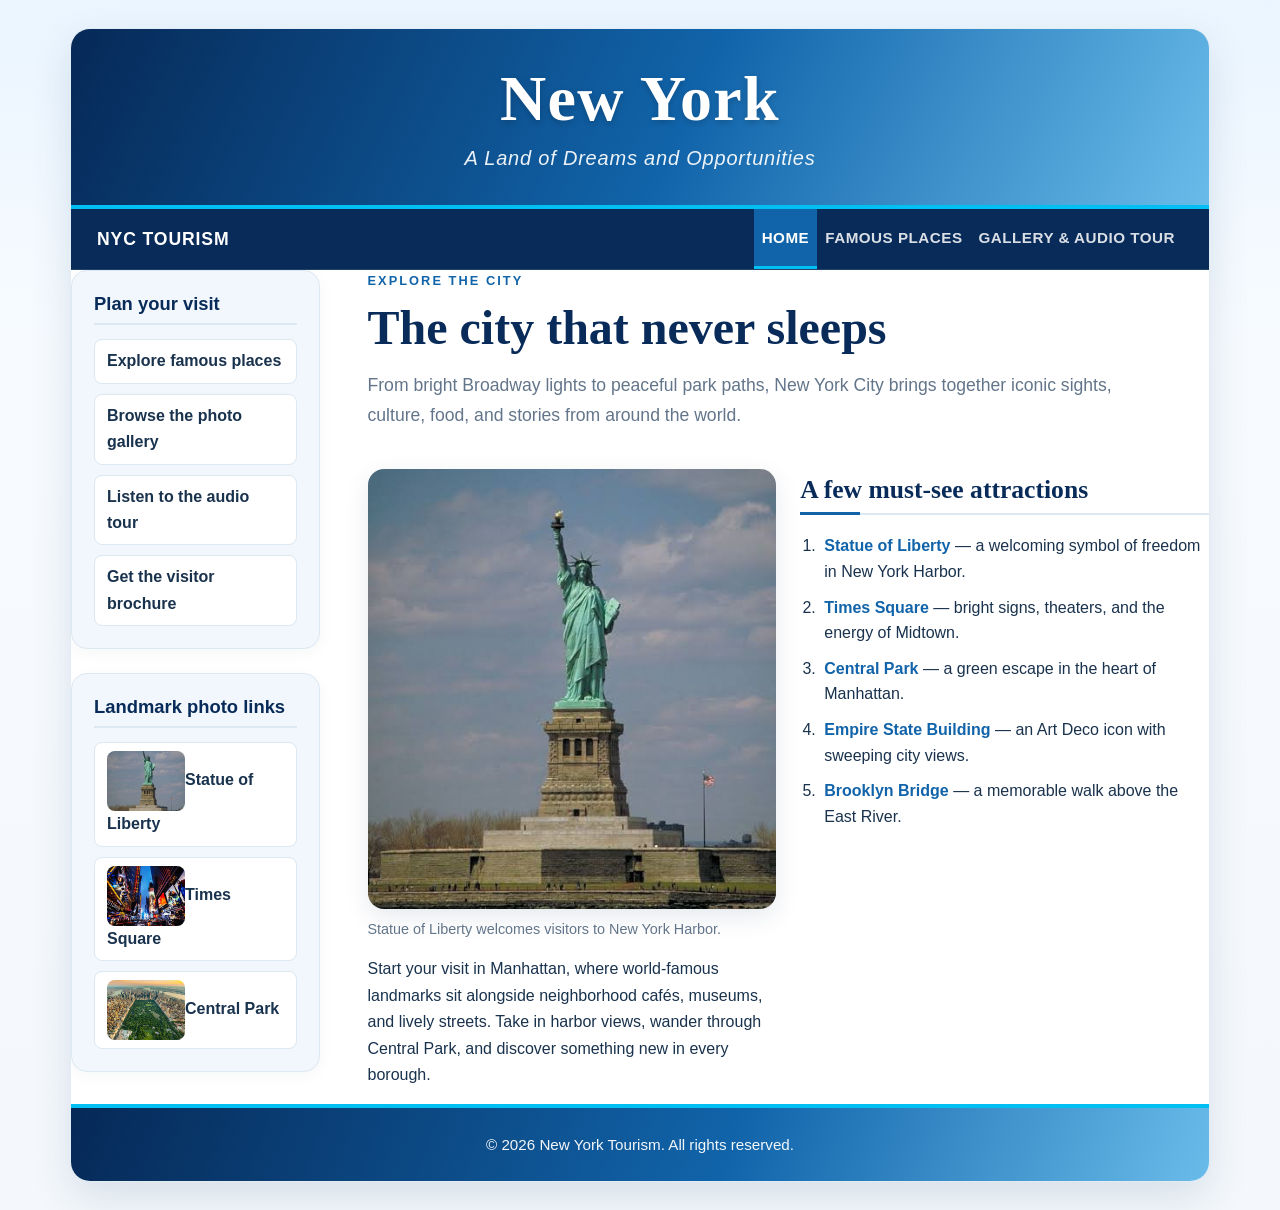
<file: index.html>
<!DOCTYPE html>
<html lang="en">
<head>
    <meta charset="UTF-8">
    <meta name="viewport" content="width=device-width, initial-scale=1">
    <meta name="description" content="Discover New York City landmarks, parks, and unforgettable experiences.">
    <title>New York | A Land of Dreams and Opportunities</title>
    <link rel="stylesheet" href="./css/normalize.css">
    <link href="https://cdn.jsdelivr.net/npm/bootstrap@5.3.3/dist/css/bootstrap.min.css" rel="stylesheet">
    <link rel="stylesheet" href="./css/main.css">
</head>
<body>
    <div class="site-shell">
        <header class="site-header">
            <h1 class="brand-title">New York</h1>
            <p class="brand-tagline">A Land of Dreams and Opportunities</p>
        </header>

        <!-- Bootstrap navigation keeps all three pages easy to reach. -->
        <nav class="navbar navbar-expand-md site-nav" aria-label="Main navigation">
            <div class="container-fluid px-0">
                <a class="navbar-brand" href="index.html">NYC TOURISM</a>
                <button class="navbar-toggler" type="button" data-bs-toggle="collapse" data-bs-target="#siteMenu" aria-controls="siteMenu" aria-expanded="false" aria-label="Toggle navigation">
                    <span class="navbar-toggler-icon"></span>
                </button>
                <div class="collapse navbar-collapse" id="siteMenu">
                    <ul class="navbar-nav ms-auto">
                        <li class="nav-item"><a class="nav-link active" aria-current="page" href="index.html">Home</a></li>
                        <li class="nav-item"><a class="nav-link" href="places.html">Famous Places</a></li>
                        <li class="nav-item"><a class="nav-link" href="gallery.html">Gallery &amp; Audio Tour</a></li>
                    </ul>
                </div>
            </div>
        </nav>

        <main class="site-main">
            <div class="row g-4 g-lg-5 page-layout">
                <aside class="col-md-4 col-lg-3 order-md-first" aria-label="Explore New York">
                    <section class="sidebar-card">
                        <h2 class="sidebar-title">Plan your visit</h2>
                        <ul class="sidebar-links">
                            <li><a href="places.html">Explore famous places</a></li>
                            <li><a href="gallery.html">Browse the photo gallery</a></li>
                            <li><a href="gallery.html#audio-tour">Listen to the audio tour</a></li>
                            <li><a href="gallery.html#brochure">Get the visitor brochure</a></li>
                        </ul>
                    </section>
                    <section class="sidebar-card">
                        <h2 class="sidebar-title">Landmark photo links</h2>
                        <ul class="sidebar-links">
                            <li><a class="sidebar-photo-link" href="places.html#statue"><img src="images/images.jpg" alt=""><span>Statue of Liberty</span></a></li>
                            <li><a class="sidebar-photo-link" href="places.html#times-square"><img src="images/images (2).jpg" alt=""><span>Times Square</span></a></li>
                            <li><a class="sidebar-photo-link" href="places.html#central-park"><img src="images/images (3).jpg" alt=""><span>Central Park</span></a></li>
                        </ul>
                    </section>
                </aside>

                <section class="col-md-8 col-lg-9 order-md-last" aria-labelledby="welcome-title">
                    <p class="eyebrow">Explore the city</p>
                    <h2 class="page-title" id="welcome-title">The city that never sleeps</h2>
                    <p class="lead-copy">From bright Broadway lights to peaceful park paths, New York City brings together iconic sights, culture, food, and stories from around the world.</p>
                    <div class="content-article-grid">
                        <article>
                            <figure class="content-figure">
                                <img class="hero-photo" src="images/images.jpg" alt="The Statue of Liberty overlooking New York Harbor">
                                <figcaption>Statue of Liberty welcomes visitors to New York Harbor.</figcaption>
                            </figure>
                            <p>Start your visit in Manhattan, where world-famous landmarks sit alongside neighborhood cafés, museums, and lively streets. Take in harbor views, wander through Central Park, and discover something new in every borough.</p>
                        </article>
                        <article>
                            <h3 class="section-heading">A few must-see attractions</h3>
                            <ol class="attraction-list">
                                <li><a href="places.html#statue">Statue of Liberty</a> — a welcoming symbol of freedom in New York Harbor.</li>
                                <li><a href="places.html#times-square">Times Square</a> — bright signs, theaters, and the energy of Midtown.</li>
                                <li><a href="places.html#central-park">Central Park</a> — a green escape in the heart of Manhattan.</li>
                                <li><a href="places.html#empire-state">Empire State Building</a> — an Art Deco icon with sweeping city views.</li>
                                <li><a href="places.html#brooklyn-bridge">Brooklyn Bridge</a> — a memorable walk above the East River.</li>
                            </ol>
                        </article>
                    </div>
                </section>
            </div>
        </main>

        <footer class="site-footer">
            <p>&copy; 2026 New York Tourism. All rights reserved.</p>
        </footer>
    </div>
    <script src="https://cdn.jsdelivr.net/npm/bootstrap@5.3.3/dist/js/bootstrap.bundle.min.js"></script>
</body>
</html>
</file>
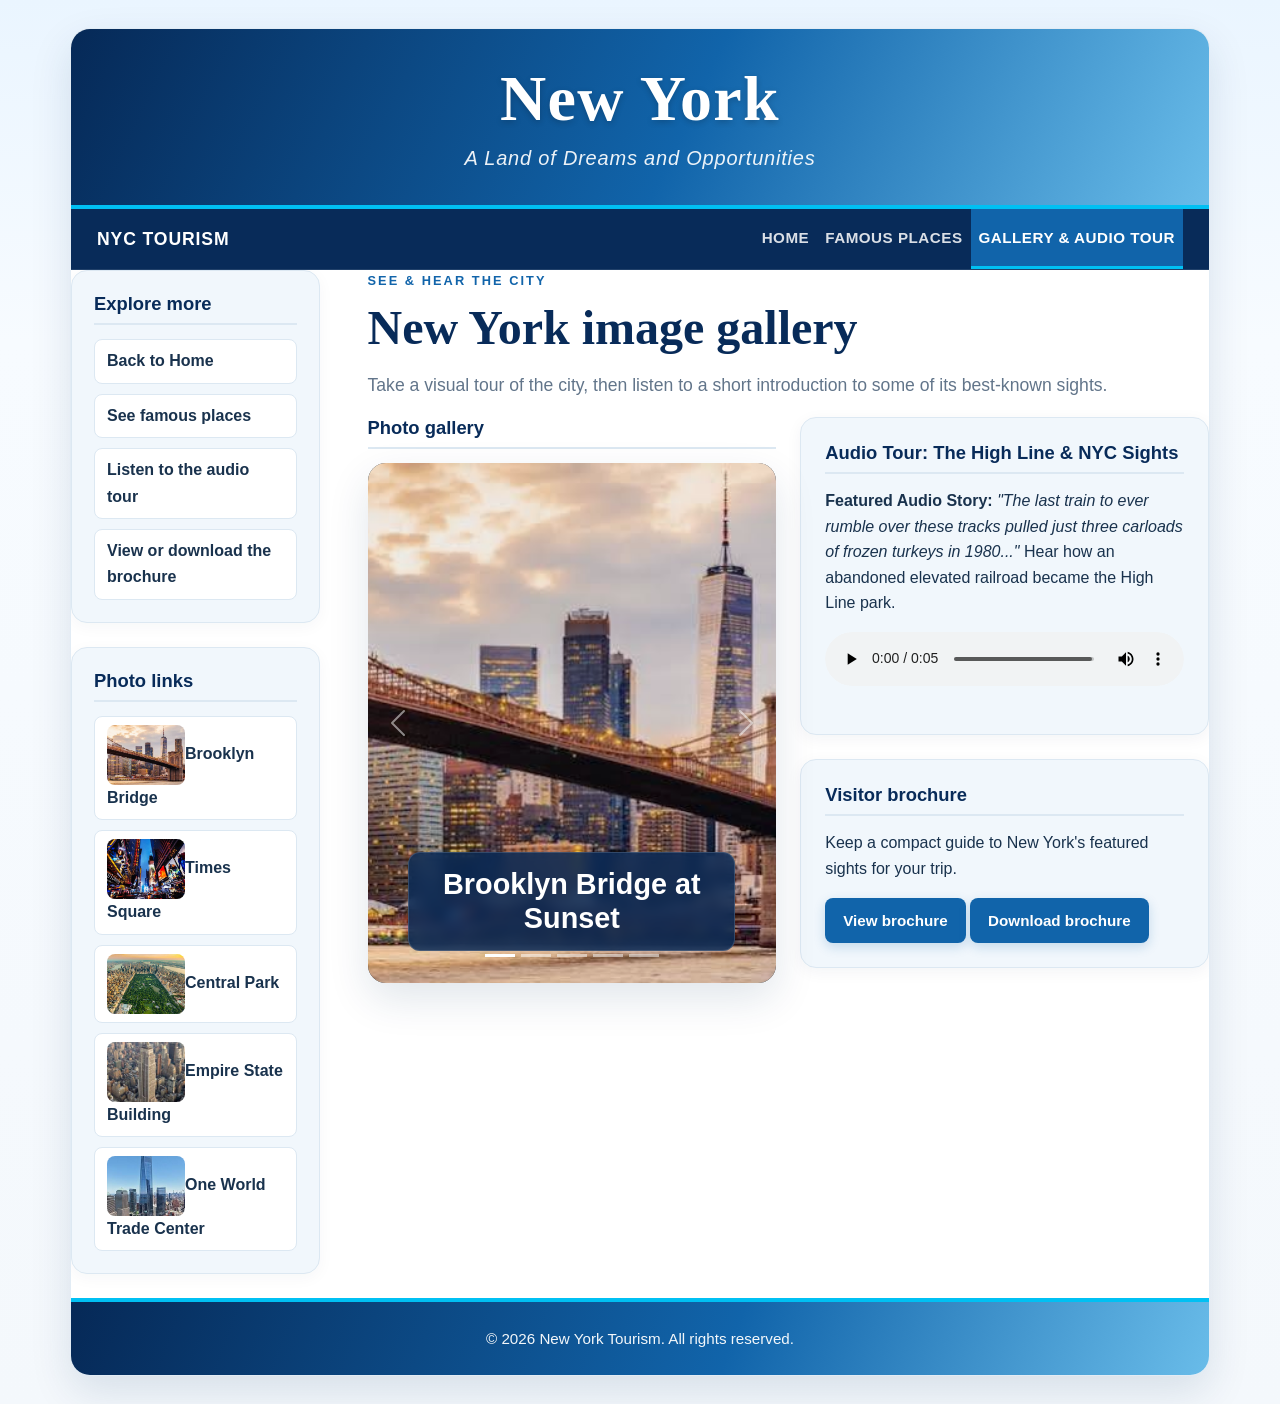
<file: gallery.html>
<!DOCTYPE html>
<html lang="en">
<head>
    <meta charset="UTF-8">
    <meta name="viewport" content="width=device-width, initial-scale=1">
    <meta name="description" content="Explore New York through photos, an audio tour, and a downloadable visitor guide.">
    <title>Gallery &amp; Audio Tour | New York Tourism</title>
    <link rel="stylesheet" href="./css/normalize.css">
    <link href="https://cdn.jsdelivr.net/npm/bootstrap@5.3.3/dist/css/bootstrap.min.css" rel="stylesheet">
    <link rel="stylesheet" href="./css/main.css">
</head>
<body>
    <div class="site-shell">
        <header class="site-header">
            <h1 class="brand-title">New York</h1>
            <p class="brand-tagline">A Land of Dreams and Opportunities</p>
        </header>

        <nav class="navbar navbar-expand-md site-nav" aria-label="Main navigation">
            <div class="container-fluid px-0">
                <a class="navbar-brand" href="index.html">NYC TOURISM</a>
                <button class="navbar-toggler" type="button" data-bs-toggle="collapse" data-bs-target="#siteMenu" aria-controls="siteMenu" aria-expanded="false" aria-label="Toggle navigation">
                    <span class="navbar-toggler-icon"></span>
                </button>
                <div class="collapse navbar-collapse" id="siteMenu">
                    <ul class="navbar-nav ms-auto">
                        <li class="nav-item"><a class="nav-link" href="index.html">Home</a></li>
                        <li class="nav-item"><a class="nav-link" href="places.html">Famous Places</a></li>
                        <li class="nav-item"><a class="nav-link active" aria-current="page" href="gallery.html">Gallery &amp; Audio Tour</a></li>
                    </ul>
                </div>
            </div>
        </nav>

        <main class="site-main">
            <div class="row g-4 g-lg-5 gallery-layout">
                <aside class="col-md-4 col-lg-3 order-md-first" aria-label="Gallery navigation">
                    <section class="sidebar-card">
                        <h2 class="sidebar-title">Explore more</h2>
                        <ul class="sidebar-links">
                            <li><a href="index.html">Back to Home</a></li>
                            <li><a href="places.html">See famous places</a></li>
                            <li><a href="#audio-tour">Listen to the audio tour</a></li>
                            <li><a href="#brochure">View or download the brochure</a></li>
                        </ul>
                    </section>
                    <section class="sidebar-card">
                        <h2 class="sidebar-title">Photo links</h2>
                        <ul class="sidebar-links">
                            <li><a class="sidebar-photo-link" href="#newYorkCarousel" data-bs-target="#newYorkCarousel" data-bs-slide-to="0"><img src="images/images (5).jpg" alt=""><span>Brooklyn Bridge</span></a></li>
                            <li><a class="sidebar-photo-link" href="#newYorkCarousel" data-bs-target="#newYorkCarousel" data-bs-slide-to="1"><img src="images/images (2).jpg" alt=""><span>Times Square</span></a></li>
                            <li><a class="sidebar-photo-link" href="#newYorkCarousel" data-bs-target="#newYorkCarousel" data-bs-slide-to="2"><img src="images/images (3).jpg" alt=""><span>Central Park</span></a></li>
                            <li><a class="sidebar-photo-link" href="#newYorkCarousel" data-bs-target="#newYorkCarousel" data-bs-slide-to="3"><img src="images/images (4).jpg" alt=""><span>Empire State Building</span></a></li>
                            <li><a class="sidebar-photo-link" href="#newYorkCarousel" data-bs-target="#newYorkCarousel" data-bs-slide-to="4"><img src="images/images (6).jpg" alt=""><span>One World Trade Center</span></a></li>
                        </ul>
                    </section>
                </aside>

                <section class="col-md-8 col-lg-9 order-md-last" aria-labelledby="gallery-title">
                    <p class="eyebrow">See &amp; hear the city</p>
                    <h2 class="page-title" id="gallery-title">New York image gallery</h2>
                    <p class="lead-copy">Take a visual tour of the city, then listen to a short introduction to some of its best-known sights.</p>

                    <div class="gallery-article-grid">
                        <article class="gallery-article" aria-label="New York photo carousel">
                            <h3 class="sidebar-title">Photo gallery</h3>
                            <div id="newYorkCarousel" class="carousel slide gallery-carousel" data-bs-ride="carousel">
                                <div class="carousel-indicators">
                                    <button type="button" data-bs-target="#newYorkCarousel" data-bs-slide-to="0" class="active" aria-current="true" aria-label="Slide 1"></button>
                                    <button type="button" data-bs-target="#newYorkCarousel" data-bs-slide-to="1" aria-label="Slide 2"></button>
                                    <button type="button" data-bs-target="#newYorkCarousel" data-bs-slide-to="2" aria-label="Slide 3"></button>
                                    <button type="button" data-bs-target="#newYorkCarousel" data-bs-slide-to="3" aria-label="Slide 4"></button>
                                    <button type="button" data-bs-target="#newYorkCarousel" data-bs-slide-to="4" aria-label="Slide 5"></button>
                                </div>
                                <div class="carousel-inner">
                                    <figure class="carousel-item active">
                                        <img src="images/images (5).jpg" class="d-block w-100" alt="Brooklyn Bridge and the Manhattan skyline at sunset">
                                        <figcaption class="carousel-caption"><h4>Brooklyn Bridge at Sunset</h4></figcaption>
                                    </figure>
                                    <figure class="carousel-item">
                                        <img src="images/images (2).jpg" class="d-block w-100" alt="The colorful lights of Times Square">
                                        <figcaption class="carousel-caption"><h4>Bright Lights of Times Square</h4></figcaption>
                                    </figure>
                                    <figure class="carousel-item">
                                        <img src="images/images (3).jpg" class="d-block w-100" alt="Central Park surrounded by Manhattan buildings">
                                        <figcaption class="carousel-caption"><h4>Green Space in Central Park</h4></figcaption>
                                    </figure>
                                    <figure class="carousel-item">
                                        <img src="images/images (4).jpg" class="d-block w-100" alt="Empire State Building rising above Manhattan">
                                        <figcaption class="carousel-caption"><h4>Empire State Building</h4></figcaption>
                                    </figure>
                                    <figure class="carousel-item">
                                        <img src="images/images (6).jpg" class="d-block w-100" alt="One World Trade Center rises above Lower Manhattan">
                                        <figcaption class="carousel-caption"><h4>One World Trade Center</h4></figcaption>
                                    </figure>
                                </div>
                                <button class="carousel-control-prev" type="button" data-bs-target="#newYorkCarousel" data-bs-slide="prev">
                                    <span class="carousel-control-prev-icon" aria-hidden="true"></span>
                                    <span class="visually-hidden">Previous</span>
                                </button>
                                <button class="carousel-control-next" type="button" data-bs-target="#newYorkCarousel" data-bs-slide="next">
                                    <span class="carousel-control-next-icon" aria-hidden="true"></span>
                                    <span class="visually-hidden">Next</span>
                                </button>
                            </div>
                        </article>

                        <article class="gallery-article">
                            <section class="resource-card" id="audio-tour">
                                <h3 class="sidebar-title">Audio Tour: The High Line &amp; NYC Sights</h3>
                                <p><strong>Featured Audio Story:</strong> <em>"The last train to ever rumble over these tracks pulled just three carloads of frozen turkeys in 1980..."</em> Hear how an abandoned elevated railroad became the High Line park.</p>
                                <audio controls preload="metadata" class="w-100 mb-3">
                                    <source src="asset/new_york_city.mp3" type="audio/mpeg">
                                    Your browser does not support audio playback.
                                </audio>
                            </section>

                            <section class="resource-card" id="brochure">
                                <h3 class="sidebar-title">Visitor brochure</h3>
                                <p>Keep a compact guide to New York's featured sights for your trip.</p>
                                <a class="btn-tour" href="asset/new-york-guide.pdf" target="_blank" rel="noopener">View brochure</a>
                                <a class="btn-tour" href="asset/new-york-guide.pdf" download>Download brochure</a>
                            </section>
                        </article>
                    </div>
                </section>
            </div>
        </main>

        <footer class="site-footer">
            <p>&copy; 2026 New York Tourism. All rights reserved.</p>
        </footer>
    </div>
    <script src="https://cdn.jsdelivr.net/npm/bootstrap@5.3.3/dist/js/bootstrap.bundle.min.js"></script>
</body>
</html>
</file>
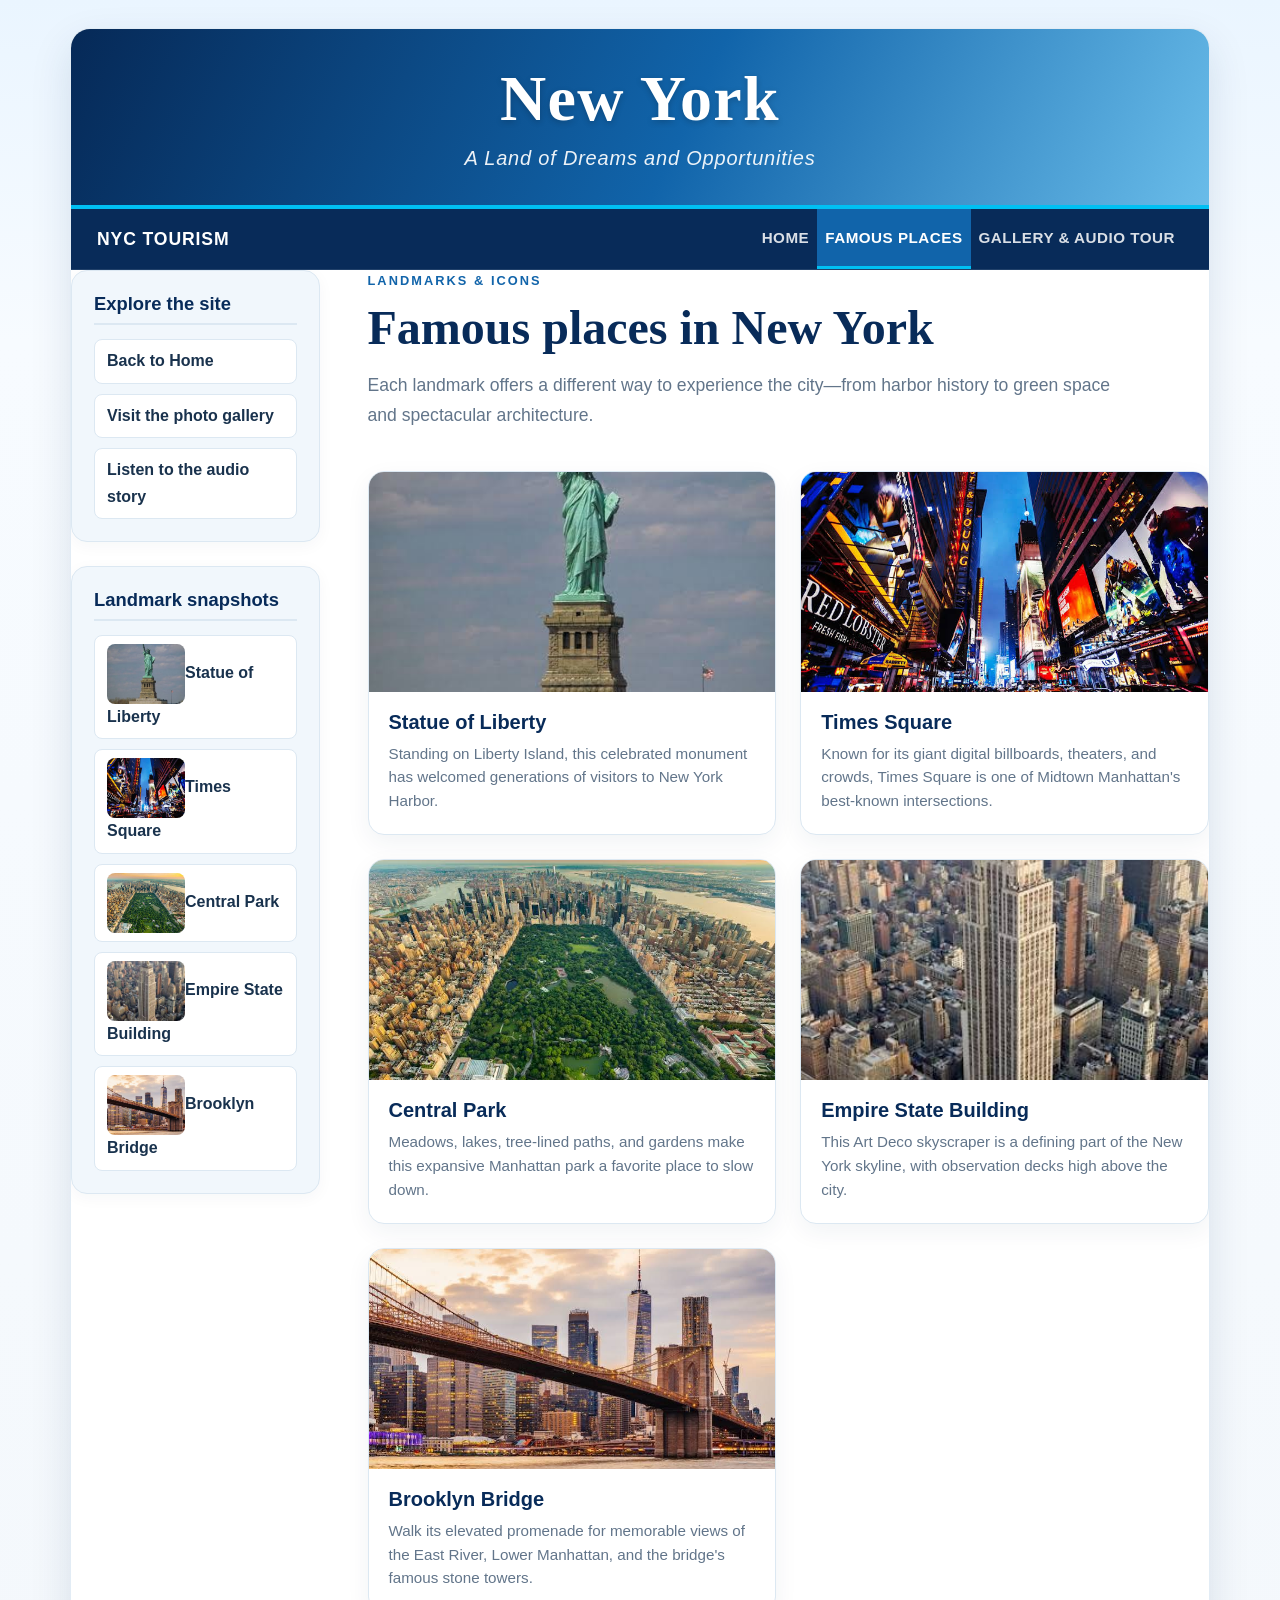
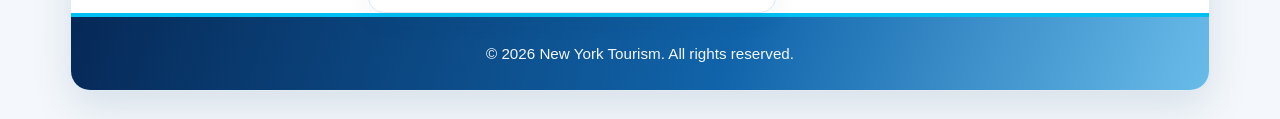
<file: places.html>
<!DOCTYPE html>
<html lang="en">
<head>
    <meta charset="UTF-8">
    <meta name="viewport" content="width=device-width, initial-scale=1">
    <meta name="description" content="A guide to five of New York City's most famous landmarks.">
    <title>Famous Places | New York Tourism</title>
    <link rel="stylesheet" href="./css/normalize.css">
    <link href="https://cdn.jsdelivr.net/npm/bootstrap@5.3.3/dist/css/bootstrap.min.css" rel="stylesheet">
    <link rel="stylesheet" href="./css/main.css">
</head>
<body>
    <div class="site-shell">
        <header class="site-header">
            <h1 class="brand-title">New York</h1>
            <p class="brand-tagline">A Land of Dreams and Opportunities</p>
        </header>

        <nav class="navbar navbar-expand-md site-nav" aria-label="Main navigation">
            <div class="container-fluid px-0">
                <a class="navbar-brand" href="index.html">NYC TOURISM</a>
                <button class="navbar-toggler" type="button" data-bs-toggle="collapse" data-bs-target="#siteMenu" aria-controls="siteMenu" aria-expanded="false" aria-label="Toggle navigation">
                    <span class="navbar-toggler-icon"></span>
                </button>
                <div class="collapse navbar-collapse" id="siteMenu">
                    <ul class="navbar-nav ms-auto">
                        <li class="nav-item"><a class="nav-link" href="index.html">Home</a></li>
                        <li class="nav-item"><a class="nav-link active" aria-current="page" href="places.html">Famous Places</a></li>
                        <li class="nav-item"><a class="nav-link" href="gallery.html">Gallery &amp; Audio Tour</a></li>
                    </ul>
                </div>
            </div>
        </nav>

        <main class="site-main">
            <div class="row g-4 g-lg-5">
                <section class="col-md-8 col-lg-9 order-md-last" aria-labelledby="places-title">
                    <p class="eyebrow">Landmarks &amp; icons</p>
                    <h2 class="page-title" id="places-title">Famous places in New York</h2>
                    <p class="lead-copy">Each landmark offers a different way to experience the city—from harbor history to green space and spectacular architecture.</p>

                    <div class="row g-4 mt-1">
                        <figure class="col-md-6 mb-0" id="statue">
                            <div class="place-card">
                                <img src="images/images.jpg" alt="Statue of Liberty on Liberty Island">
                                <figcaption>
                                    <h3>Statue of Liberty</h3>
                                    <p>Standing on Liberty Island, this celebrated monument has welcomed generations of visitors to New York Harbor.</p>
                                </figcaption>
                            </div>
                        </figure>
                        <figure class="col-md-6 mb-0" id="times-square">
                            <div class="place-card">
                                <img src="images/images (2).jpg" alt="Colorful lights and busy streets in Times Square">
                                <figcaption>
                                    <h3>Times Square</h3>
                                    <p>Known for its giant digital billboards, theaters, and crowds, Times Square is one of Midtown Manhattan's best-known intersections.</p>
                                </figcaption>
                            </div>
                        </figure>
                        <figure class="col-md-6 mb-0" id="central-park">
                            <div class="place-card">
                                <img src="images/images (3).jpg" alt="Aerial view of green Central Park surrounded by Manhattan">
                                <figcaption>
                                    <h3>Central Park</h3>
                                    <p>Meadows, lakes, tree-lined paths, and gardens make this expansive Manhattan park a favorite place to slow down.</p>
                                </figcaption>
                            </div>
                        </figure>
                        <figure class="col-md-6 mb-0" id="empire-state">
                            <div class="place-card">
                                <img src="images/images (4).jpg" alt="Empire State Building rising above Manhattan">
                                <figcaption>
                                    <h3>Empire State Building</h3>
                                    <p>This Art Deco skyscraper is a defining part of the New York skyline, with observation decks high above the city.</p>
                                </figcaption>
                            </div>
                        </figure>
                        <figure class="col-md-6 mb-0" id="brooklyn-bridge">
                            <div class="place-card">
                                <img src="images/images (5).jpg" alt="Brooklyn Bridge at sunset with the Manhattan skyline">
                                <figcaption>
                                    <h3>Brooklyn Bridge</h3>
                                    <p>Walk its elevated promenade for memorable views of the East River, Lower Manhattan, and the bridge's famous stone towers.</p>
                                </figcaption>
                            </div>
                        </figure>
                    </div>
                </section>

                <aside class="col-md-4 col-lg-3 order-md-first" aria-label="More New York destinations">
                    <section class="sidebar-card">
                        <h2 class="sidebar-title">Explore the site</h2>
                        <ul class="sidebar-links">
                            <li><a href="index.html">Back to Home</a></li>
                            <li><a href="gallery.html">Visit the photo gallery</a></li>
                            <li><a href="gallery.html#audio-tour">Listen to the audio story</a></li>
                        </ul>
                    </section>
                    <section class="sidebar-card">
                        <h2 class="sidebar-title">Landmark snapshots</h2>
                        <ul class="sidebar-links">
                            <li><a class="sidebar-photo-link" href="#statue"><img src="images/images.jpg" alt="">Statue of Liberty</a></li>
                            <li><a class="sidebar-photo-link" href="#times-square"><img src="images/images (2).jpg" alt="">Times Square</a></li>
                            <li><a class="sidebar-photo-link" href="#central-park"><img src="images/images (3).jpg" alt="">Central Park</a></li>
                            <li><a class="sidebar-photo-link" href="#empire-state"><img src="images/images (4).jpg" alt="">Empire State Building</a></li>
                            <li><a class="sidebar-photo-link" href="#brooklyn-bridge"><img src="images/images (5).jpg" alt="">Brooklyn Bridge</a></li>
                        </ul>
                    </section>
                </aside>
            </div>
        </main>

        <footer class="site-footer">
            <p>&copy; 2026 New York Tourism. All rights reserved.</p>
        </footer>
    </div>
    <script src="https://cdn.jsdelivr.net/npm/bootstrap@5.3.3/dist/js/bootstrap.bundle.min.js"></script>
</body>
</html>
</file>
<file: css/main.css>
:root {
  --navy: #082b59;                    
  --blue: #1164aa;                 
  --blue-light: #2980b9;             
  --sky: #63b5ec;                     
  --cyan-accent: #00c0f3;            
  --ink: #19324d;                     
  --muted: #62758a;                  
  --paper: #ffffff;                  
  --wash: #f1f7fc;                   
  --line: #dce8f2;                 
  --shadow: 0 16px 42px rgba(12, 49, 88, 0.12);
  --shadow-hover: 0 20px 48px rgba(12, 49, 88, 0.18);
  --gradient-header: linear-gradient(115deg, #062957 0%, #1164aa 54%, #69bce9 100%);
  --gradient-footer: linear-gradient(110deg, #062957 0%, #1164aa 58%, #69bce9 100%);
  --gradient-card: linear-gradient(135deg, #f0f7ff 0%, #ffffff 100%);
}


* {
  box-sizing: border-box;
}

body {
  margin: 0;
  padding: 0;
  background: linear-gradient(180deg, #eaf5ff 0%, #f7fbff 340px, #f4f8fc 100%);
  color: var(--ink);
  font-family: 'Segoe UI', Roboto, -apple-system, BlinkMacSystemFont, Arial, sans-serif;
  line-height: 1.65;
  font-size: 16px;
}

a {
  color: var(--blue);
  text-decoration: none;
  transition: all 0.2s ease-in-out;
}

a:hover {
  color: var(--navy);
}


.site-shell,
.site-wrapper {
  width: min(1140px, calc(100% - 32px));
  margin: 28px auto;
  overflow: hidden;
  background: var(--paper);
  border: 1px solid rgba(17, 100, 170, 0.12);
  border-radius: 20px;
  box-shadow: var(--shadow);
}

/* ==========================================================================
   Header & Brand Title
   ========================================================================== */
.site-header {
  padding: 36px clamp(22px, 5vw, 64px) 30px;
  color: #ffffff;
  background: var(--gradient-header);
  border-bottom: 4px solid var(--cyan-accent);
  text-align: center;
}

.brand-title {
  margin: 0;
  font-family: Georgia, 'Times New Roman', serif;
  font-size: clamp(2.5rem, 5vw, 4.25rem);
  font-weight: 700;
  letter-spacing: 0.02em;
  line-height: 1.05;
  text-shadow: 0 2px 6px rgba(0, 0, 0, 0.2);
}

.brand-tagline {
  margin: 10px 0 0;
  color: rgba(255, 255, 255, 0.92);
  font-size: clamp(1rem, 2vw, 1.25rem);
  letter-spacing: 0.04em;
  font-style: italic;
  font-weight: 300;
}


.site-nav,
.site-navbar {
  padding: 0 26px;
  background: var(--navy) !important;
  border-bottom: 1px solid rgba(255, 255, 255, 0.1);
}

.site-nav .navbar-brand,
.site-navbar .navbar-brand {
  color: #ffffff !important;
  font-weight: 700;
  letter-spacing: 0.05em;
  font-size: 1.1rem;
}

.site-nav .nav-link,
.site-navbar .nav-link {
  color: rgba(255, 255, 255, 0.85) !important;
  padding: 1rem 1.2rem;
  font-weight: 600;
  font-size: 0.95rem;
  text-transform: uppercase;
  letter-spacing: 0.5px;
  transition: all 0.25s ease;
  position: relative;
}

.site-nav .nav-link:hover,
.site-nav .nav-link:focus,
.site-navbar .nav-link:hover {
  color: #ffffff !important;
  background: rgba(255, 255, 255, 0.12);
}

.site-nav .nav-link.active,
.site-navbar .nav-link.active {
  color: #ffffff !important;
  background: var(--blue);
  border-bottom: 3px solid var(--cyan-accent);
}

.site-nav .navbar-toggler,
.site-navbar .navbar-toggler {
  border-color: rgba(255, 255, 255, 0.45);
}

.main-layout {
  padding: clamp(24px, 4vw, 48px);
}

.eyebrow {
  margin: 0 0 8px;
  color: var(--blue);
  font-size: 0.8rem;
  font-weight: 800;
  letter-spacing: 0.16em;
  text-transform: uppercase;
}

.page-title {
  margin: 0 0 14px;
  color: var(--navy);
  font-family: Georgia, 'Times New Roman', serif;
  font-size: clamp(2rem, 4vw, 3rem);
  font-weight: 700;
}

.lead-copy {
  max-width: 760px;
  color: var(--muted);
  font-size: 1.1rem;
  line-height: 1.7;
}

.hero-photo {
  width: 100%;
  max-height: 440px;
  margin: 22px 0 26px;
  object-fit: cover;
  border-radius: 16px;
  box-shadow: 0 8px 24px rgba(12, 49, 88, 0.1);
  transition: transform 0.3s ease;
}

.hero-photo:hover {
  transform: scale(1.01);
}

.content-article-grid {
  display: grid;
  grid-template-columns: minmax(0, 1fr);
  gap: 24px;
}

.content-article-grid article {
  min-width: 0;
}

.content-figure {
  margin: 0 0 16px;
}

.content-figure .hero-photo {
  display: block;
  height: auto;
  margin: 22px 0 10px;
}

.content-figure figcaption {
  color: var(--muted);
  font-size: 0.9rem;
  line-height: 1.5;
}

.section-heading {
  margin: 28px 0 16px;
  color: var(--navy);
  font-family: Georgia, 'Times New Roman', serif;
  font-size: 1.6rem;
  font-weight: 700;
  position: relative;
  padding-bottom: 8px;
  border-bottom: 2px solid var(--line);
}

.section-heading::after {
  content: '';
  position: absolute;
  left: 0;
  bottom: -2px;
  width: 60px;
  height: 3px;
  background: var(--blue);
}

.attraction-list,
.attractions-list {
  padding-left: 1.25rem;
  margin: 18px 0;
}

.attraction-list li,
.attractions-list li {
  margin: 10px 0;
  padding-left: 4px;
  line-height: 1.6;
}

.attraction-list li a {
  font-weight: 600;
  color: var(--blue);
}

.attraction-list li a:hover {
  text-decoration: underline;
  color: var(--navy);
}


.sidebar-card {
  margin-bottom: 24px;
  padding: 22px;
  background: var(--wash);
  border: 1px solid var(--line);
  border-radius: 16px;
  box-shadow: 0 4px 16px rgba(12, 49, 88, 0.04);
}

.sidebar-title {
  margin: 0 0 14px;
  color: var(--navy);
  font-size: 1.15rem;
  font-weight: 750;
  padding-bottom: 8px;
  border-bottom: 2px solid var(--line);
}

.sidebar-links {
  margin: 0;
  padding: 0;
  list-style: none;
}

.sidebar-links li + li {
  margin-top: 10px;
}

.sidebar-links a {
  display: block;
  padding: 8px 12px;
  background: #ffffff;
  border: 1px solid var(--line);
  border-radius: 8px;
  font-weight: 600;
  color: var(--ink);
  transition: all 0.25s ease;
}

.sidebar-links a:hover {
  background: var(--blue);
  color: #ffffff;
  border-color: var(--blue);
  transform: translateX(4px);
  text-decoration: none;
}

.sidebar-photo-link {
  display: flex;
  align-items: center;
  gap: 14px;
  color: var(--ink);
  text-decoration: none;
  background: #ffffff;
  padding: 8px;
  border-radius: 10px;
  border: 1px solid var(--line);
  transition: all 0.25s ease;
}

.sidebar-photo-link img {
  width: 78px;
  height: 60px;
  flex: 0 0 78px;
  object-fit: cover;
  border-radius: 8px;
}

.sidebar-photo-link:hover {
  color: var(--blue);
  border-color: var(--blue);
  box-shadow: 0 4px 12px rgba(17, 100, 170, 0.15);
  transform: translateY(-2px);
}

/* ==========================================================================
   Places Page (.place-card)
   ========================================================================== */
.place-card {
  height: 100%;
  overflow: hidden;
  background: #ffffff;
  border: 1px solid var(--line);
  border-radius: 16px;
  box-shadow: 0 8px 24px rgba(12, 49, 88, 0.06);
  transition: transform 0.25s ease, box-shadow 0.25s ease;
}

.place-card:hover {
  transform: translateY(-5px);
  box-shadow: var(--shadow-hover);
  border-color: var(--sky);
}

.place-card img {
  width: 100%;
  height: 220px;
  object-fit: cover;
  display: block;
  transition: transform 0.4s ease;
}

.place-card:hover img {
  transform: scale(1.03);
}

.place-card figcaption {
  padding: 18px 20px 22px;
}

.place-card h3 {
  margin: 0 0 8px;
  color: var(--navy);
  font-size: 1.25rem;
  font-weight: 700;
}

.place-card p {
  margin: 0;
  color: var(--muted);
  font-size: 0.95rem;
  line-height: 1.55;
}

/* ==========================================================================
   Gallery Page & Carousel
   ========================================================================== */
.gallery-carousel {
  margin: 0 0 24px;
  overflow: hidden;
  border-radius: 18px;
  background: #071d37;
  box-shadow: var(--shadow);
}

.gallery-article-grid {
  display: grid;
  grid-template-columns: minmax(0, 1fr);
  gap: 24px;
}

.gallery-article {
  min-width: 0;
}

.gallery-carousel .carousel-item {
  margin-bottom: 0;
}

.gallery-carousel .carousel-item img {
  width: 100%;
  height: clamp(300px, 50vw, 520px);
  object-fit: cover;
  opacity: 0.95;
}

.gallery-carousel .carousel-caption {
  right: 10%;
  bottom: 2rem;
  left: 10%;
  padding: 14px 20px;
  border-radius: 12px;
  background: rgba(6, 41, 87, 0.82);
  backdrop-filter: blur(6px);
  border: 1px solid rgba(255, 255, 255, 0.15);
}

.gallery-carousel .carousel-caption h2,
.gallery-carousel .carousel-caption h4 {
  margin: 0;
  color: #ffffff;
  font-size: clamp(1.2rem, 2.5vw, 1.8rem);
  font-weight: 700;
}

/* Audio Player & Resource Cards */
.resource-card {
  margin-bottom: 24px;
  padding: 24px;
  background: var(--wash);
  border: 1px solid var(--line);
  border-radius: 16px;
  box-shadow: 0 4px 16px rgba(12, 49, 88, 0.05);
}

.resource-card p {
  margin-bottom: 16px;
  color: var(--ink);
  line-height: 1.6;
}

.resource-card audio {
  width: 100%;
  border-radius: 30px;
  outline: none;
}

.tour-actions {
  display: flex;
  flex-wrap: wrap;
  gap: 10px;
  margin-top: 14px;
}

.btn-tour {
  display: inline-block;
  padding: 10px 18px;
  border-radius: 8px;
  background: var(--blue);
  color: #ffffff !important;
  font-weight: 650;
  font-size: 0.95rem;
  text-decoration: none;
  box-shadow: 0 4px 12px rgba(17, 100, 170, 0.2);
  transition: all 0.25s ease;
}

.btn-tour:hover {
  background: var(--navy);
  color: #ffffff !important;
  transform: translateY(-2px);
  box-shadow: 0 6px 16px rgba(8, 43, 89, 0.3);
}

/* ==========================================================================
   Footer
   ========================================================================== */
.site-footer {
  padding: 24px;
  color: rgba(255, 255, 255, 0.95);
  background: var(--gradient-footer);
  border-top: 4px solid var(--cyan-accent);
  text-align: center;
}

.site-footer p {
  margin: 0;
  font-size: 0.95rem;
}


@media screen and (min-width: 992px) {
  .site-shell,
  .site-wrapper {
    width: min(1140px, calc(100% - 32px));
  }
}

/* --- Tablet (768px - 991px) --- */
@media screen and (min-width: 768px) and (max-width: 991.98px) {
  .site-shell,
  .site-wrapper {
    width: min(920px, calc(100% - 24px));
    margin: 16px auto;
  }

  .site-main,
  .main-layout {
    padding: 32px 24px;
  }

  .gallery-carousel .carousel-item img {
    height: 400px;
  }
}

/* --- Mobile (< 767px) --- */
@media screen and (max-width: 767.98px) {
  .site-shell,
  .site-wrapper {
    width: min(640px, calc(100% - 16px));
    margin: 10px auto;
    border-radius: 14px;
  }

  .site-header {
    padding: 26px 18px 22px;
  }

  .brand-title {
    font-size: 2.2rem;
  }

  .brand-tagline {
    font-size: 0.95rem;
  }

  .site-nav,
  .site-navbar {
    padding: 0 14px;
  }

  .site-nav .nav-link,
  .site-navbar .nav-link {
    padding: 0.75rem 0.8rem;
  }

  .site-main,
  .main-layout {
    padding: 22px 16px;
  }

  .hero-photo {
    max-height: 260px;
  }

  .gallery-carousel .carousel-item img {
    height: 260px;
  }

  .gallery-carousel .carousel-caption {
    bottom: 1rem;
    padding: 8px 12px;
  }

  .gallery-carousel .carousel-caption h2,
  .gallery-carousel .carousel-caption h4 {
    font-size: 1rem;
  }

  .place-card img {
    height: 190px;
  }

  .sidebar-card {
    padding: 18px 14px;
  }

  .btn-tour {
    width: 100%;
    text-align: center;
  }
}

@media screen and (min-width: 768px) {
  .content-article-grid {
    grid-template-columns: repeat(2, minmax(0, 1fr));
  }

  .gallery-article-grid {
    grid-template-columns: repeat(2, minmax(0, 1fr));
  }
}


@media screen and (prefers-reduced-motion: reduce) {
  *,
  *::before,
  *::after {
    scroll-behavior: auto !important;
    transition-duration: 0.01ms !important;
    animation-duration: 0.01ms !important;
  }
}
</file>
